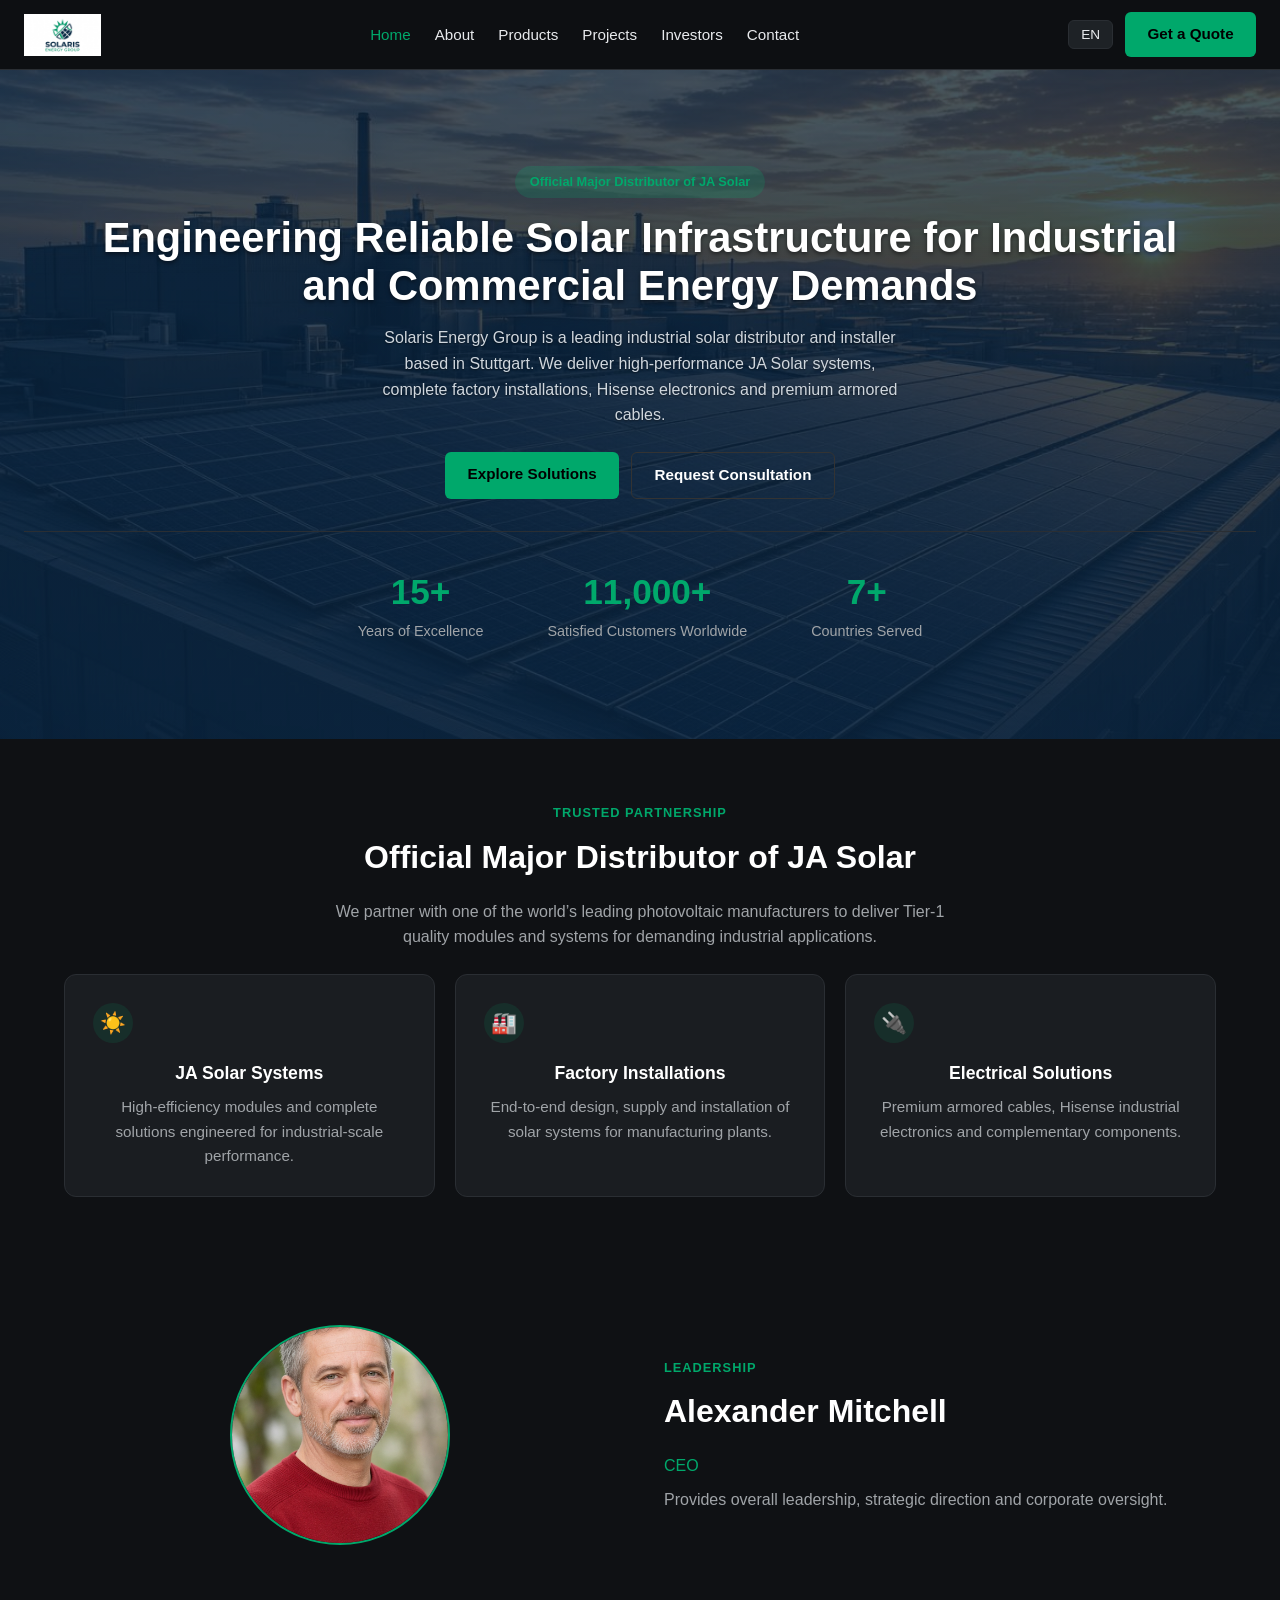
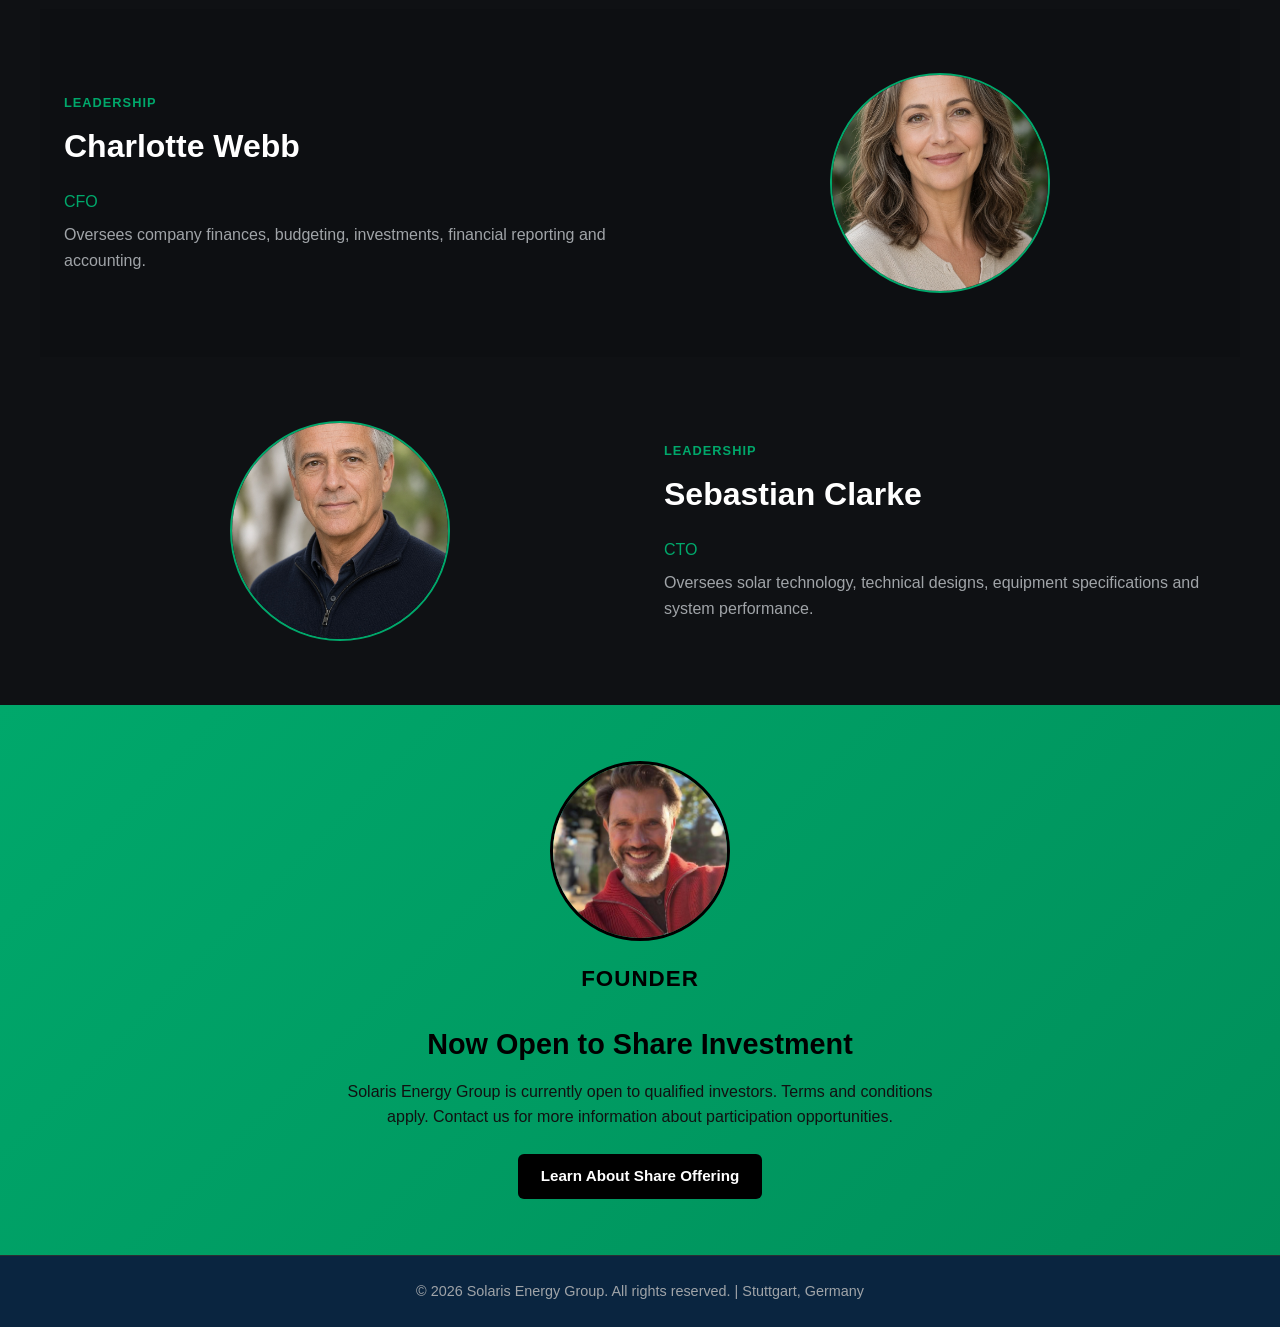
<file: index.html>
<!DOCTYPE html>
<html lang="en">
<head>
  <meta charset="UTF-8">
  <meta name="viewport" content="width=device-width, initial-scale=1.0">
  <title>Solaris Energy Group | Industrial Solar Solutions – Stuttgart</title>
  <link rel="stylesheet" href="css/style.css">
</head>
<body>
  <header>
    <nav>
      <a href="index.html" class="logo">
        <img src="1794342197899.jpg" alt="Solaris Energy Group" style="height:42px; width:auto;">
      </a>
      <button class="burger" aria-label="Menu" id="burgerBtn">☰</button>
      <ul id="navMenu">
        <li><a href="index.html" class="active">Home</a></li>
        <li><a href="about.html">About</a></li>
        <li><a href="products.html">Products</a></li>
        <li><a href="projects.html">Projects</a></li>
        <li><a href="investors.html">Investors</a></li>
        <li><a href="contact.html">Contact</a></li>
      </ul>
      <div class="nav-actions">
        <button class="lang-btn">EN</button>
        <a href="contact.html" class="btn">Get a Quote</a>
      </div>
    </nav>
  </header>

  <section class="hero">
    <div class="hero-inner" style="grid-template-columns:1fr;">
      <div style="text-align:center;">
        <span class="badge">Official Major Distributor of JA Solar</span>
        <h1>Engineering Reliable Solar Infrastructure for Industrial and Commercial Energy Demands</h1>
        <p>Solaris Energy Group is a leading industrial solar distributor and installer based in Stuttgart. We deliver high-performance JA Solar systems, complete factory installations, Hisense electronics and premium armored cables.</p>
        <div class="hero-btns" style="justify-content:center;">
          <a href="products.html" class="btn">Explore Solutions</a>
          <a href="contact.html" class="btn btn-outline">Request Consultation</a>
        </div>
      </div>
    </div>
    <div class="stats">
      <div><div class="stat-number">15+</div><div class="stat-label">Years of Excellence</div></div>
      <div><div class="stat-number">11,000+</div><div class="stat-label">Satisfied Customers Worldwide</div></div>
      <div><div class="stat-number">7+</div><div class="stat-label">Countries Served</div></div>
    </div>
  </section>

  <section class="section" style="text-align:center;">
    <div class="section-label">Trusted Partnership</div>
    <h2>Official Major Distributor of JA Solar</h2>
    <p style="color:var(--text-muted); max-width:650px; margin:0 auto 1.5rem;">We partner with one of the world’s leading photovoltaic manufacturers to deliver Tier-1 quality modules and systems for demanding industrial applications.</p>
    <div class="cards">
      <div class="card"><div class="icon">☀️</div><h3>JA Solar Systems</h3><p>High-efficiency modules and complete solutions engineered for industrial-scale performance.</p></div>
      <div class="card"><div class="icon">🏭</div><h3>Factory Installations</h3><p>End-to-end design, supply and installation of solar systems for manufacturing plants.</p></div>
      <div class="card"><div class="icon">🔌</div><h3>Electrical Solutions</h3><p>Premium armored cables, Hisense industrial electronics and complementary components.</p></div>
    </div>
  </section>

  <!-- Leadership Section 1 -->
  <section class="section" style="display:grid; grid-template-columns:1fr 1fr; gap:3rem; align-items:center;">
    <img src="leader-mature1.jpg" alt="Leadership" style="width:220px; height:220px; object-fit:cover; border-radius:50%; border:2px solid var(--emerald); margin:0 auto;">
    <div>
      <div class="section-label">LEADERSHIP</div>
      <h2>Alexander Mitchell</h2>
      <p style="color:var(--emerald); margin-bottom:0.5rem;">CEO</p>
      <p style="color:var(--text-muted);">Provides overall leadership, strategic direction and corporate oversight.</p>
    </div>
  </section>

  <!-- Leadership Section 2 -->
  <section class="section" style="display:grid; grid-template-columns:1fr 1fr; gap:3rem; align-items:center; background:#0d0f12;">
    <div>
      <div class="section-label">LEADERSHIP</div>
      <h2>Charlotte Webb</h2>
      <p style="color:var(--emerald); margin-bottom:0.5rem;">CFO</p>
      <p style="color:var(--text-muted);">Oversees company finances, budgeting, investments, financial reporting and accounting.</p>
    </div>
    <img src="leader-mature2.jpg" alt="Leadership" style="width:220px; height:220px; object-fit:cover; border-radius:50%; border:2px solid var(--emerald); margin:0 auto;">
  </section>

  <!-- Leadership Section 3 -->
  <section class="section" style="display:grid; grid-template-columns:1fr 1fr; gap:3rem; align-items:center;">
    <img src="leader-mature3.jpg" alt="Leadership" style="width:220px; height:220px; object-fit:cover; border-radius:50%; border:2px solid var(--emerald); margin:0 auto;">
    <div>
      <div class="section-label">LEADERSHIP</div>
      <h2>Sebastian Clarke</h2>
      <p style="color:var(--emerald); margin-bottom:0.5rem;">CTO</p>
      <p style="color:var(--text-muted);">Oversees solar technology, technical designs, equipment specifications and system performance.</p>
    </div>
  </section>

  <section class="invest-banner">
    <div style="text-align:center; margin-bottom:1.5rem;">
      <img src="featured-leader.jpg" alt="Founder" style="width:180px; height:180px; object-fit:cover; border-radius:50%; border:3px solid #000;">
      <p style="margin-top:0.75rem; font-size:1.4rem; font-weight:700; letter-spacing:1px; color:#000;"><strong>FOUNDER</strong></p>
    </div>
    <h2>Now Open to Share Investment</h2>
    <p>Solaris Energy Group is currently open to qualified investors. Terms and conditions apply. Contact us for more information about participation opportunities.</p>
    <a href="investors.html" class="btn" style="background:#000; color:#fff;">Learn About Share Offering</a>
  </section>

  <footer>
    <p>&copy; 2026 Solaris Energy Group. All rights reserved. | Stuttgart, Germany</p>
  </footer>

  <script>
    const burgerBtn = document.getElementById('burgerBtn');
    const navMenu = document.getElementById('navMenu');

    burgerBtn.addEventListener('click', () => {
      navMenu.classList.toggle('open');
      burgerBtn.textContent = navMenu.classList.contains('open') ? '✕' : '☰';
    });

    document.querySelectorAll('#navMenu a').forEach(a => {
      a.addEventListener('click', () => {
        navMenu.classList.remove('open');
        burgerBtn.textContent = '☰';
      });
    });
  </script>
</body>
</html>
</file>
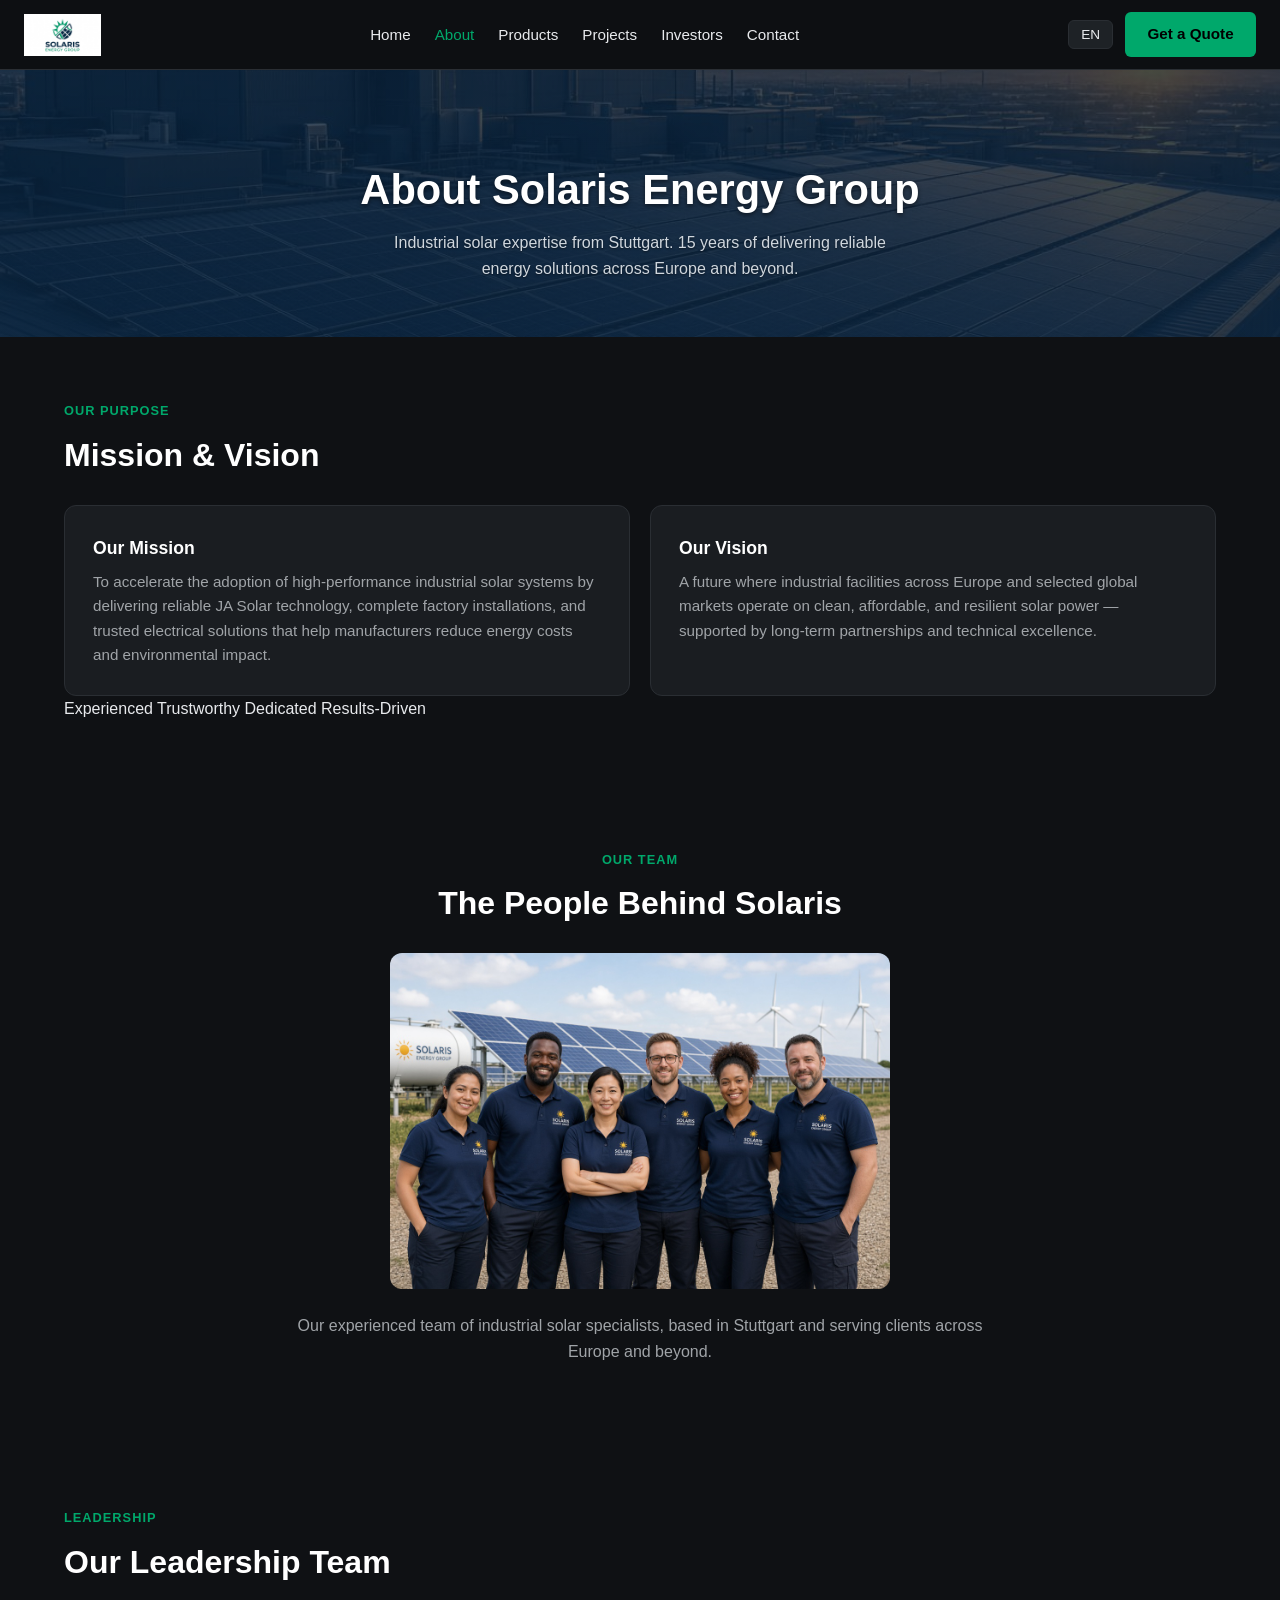
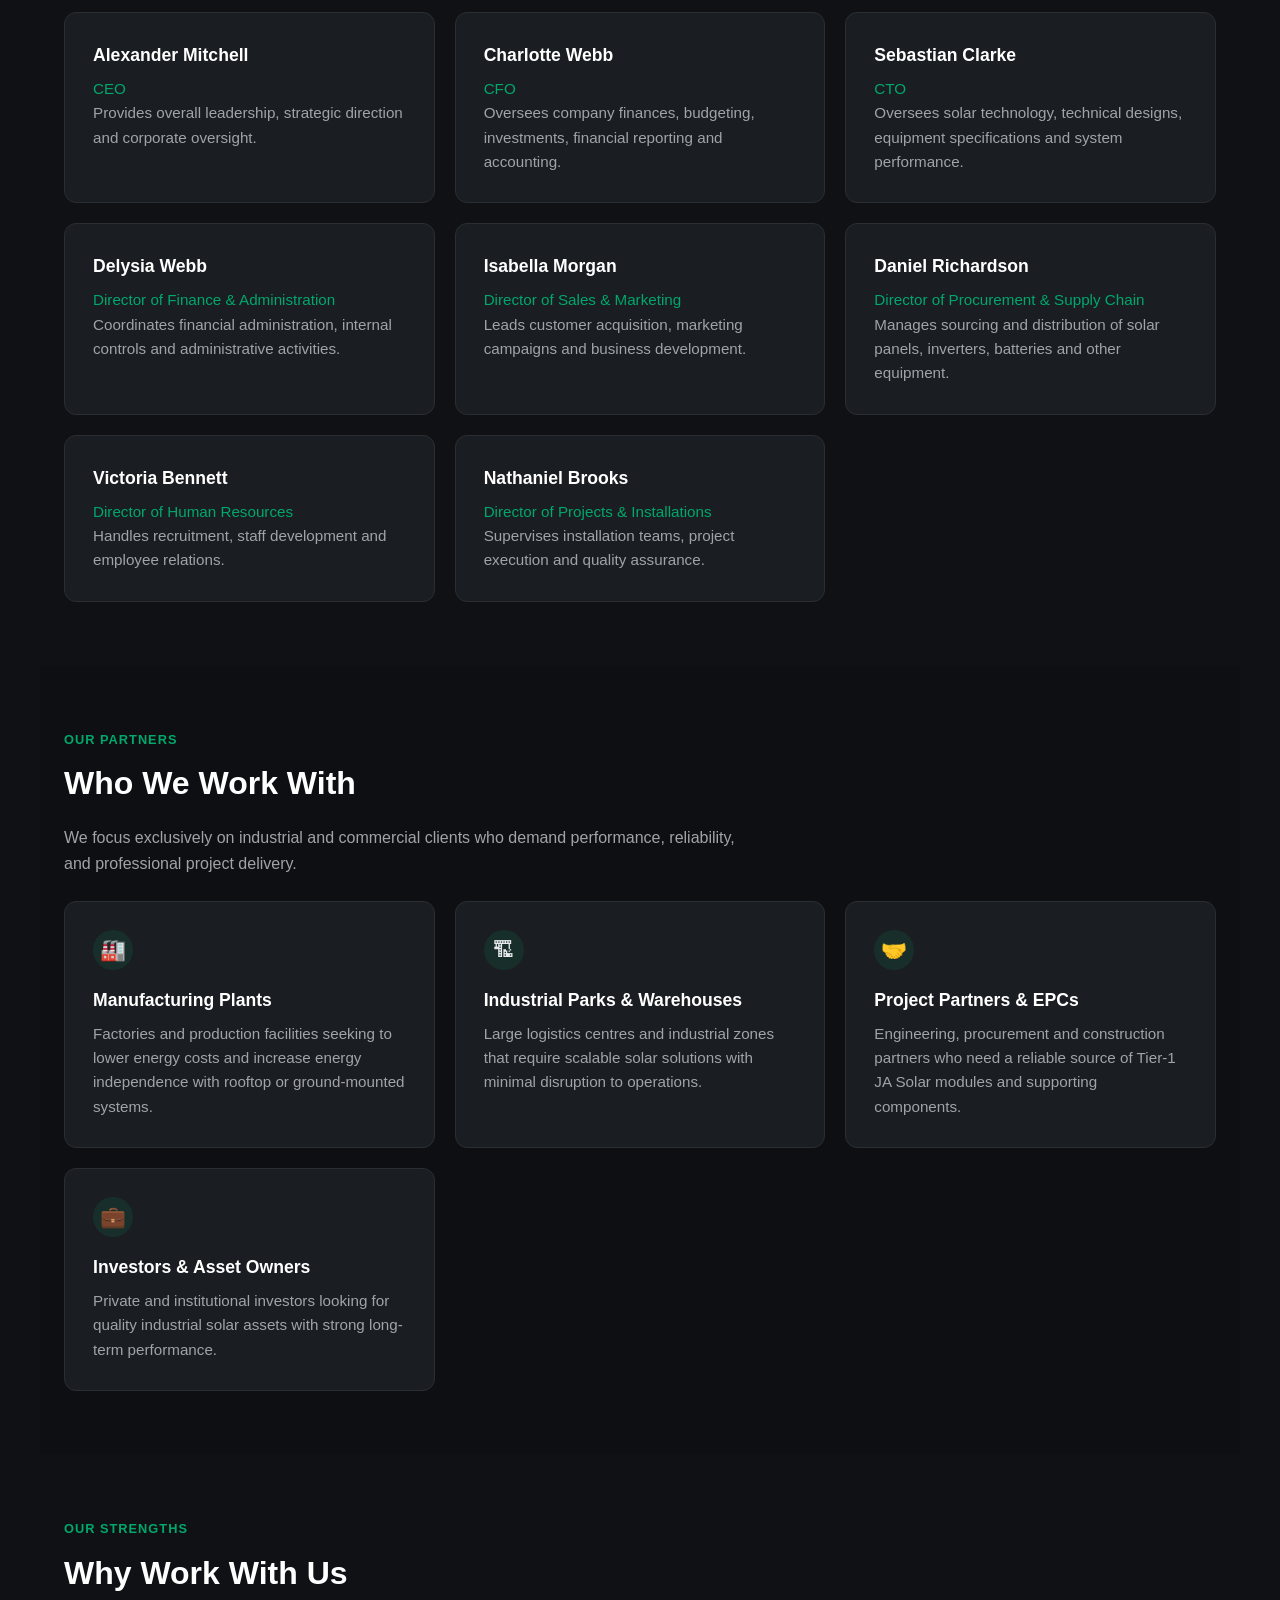
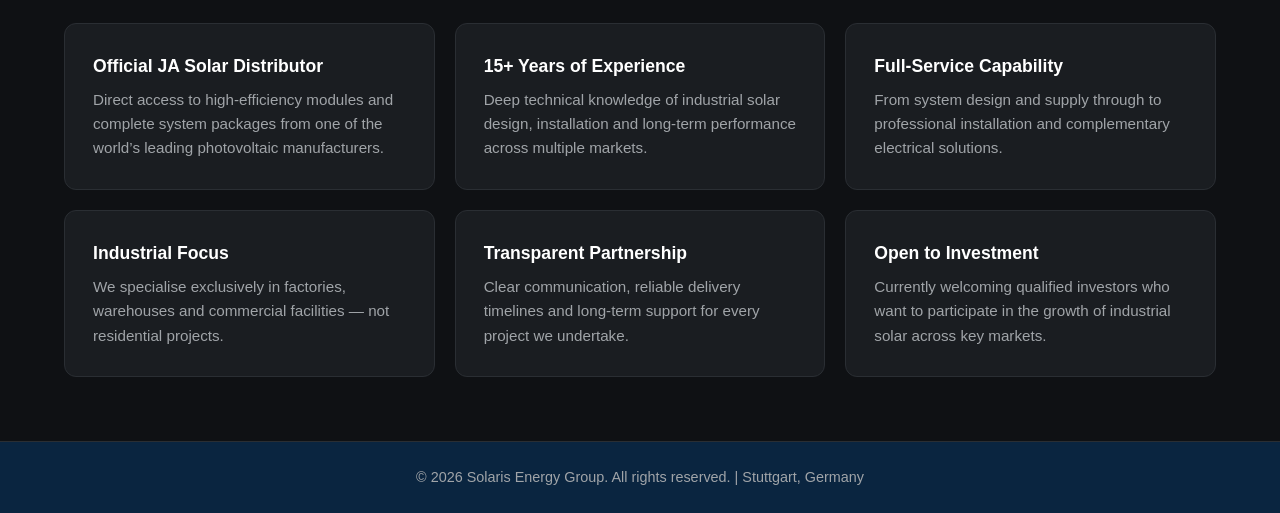
<file: about.html>
<!DOCTYPE html>
<html lang="en">
<head>
  <meta charset="UTF-8">
  <meta name="viewport" content="width=device-width, initial-scale=1.0">
  <title>About Us | Solaris Energy Group</title>
  <link rel="stylesheet" href="css/style.css">
</head>
<body>
  <header>
    <nav>
      <a href="index.html" class="logo">
        <img src="1794342197899.jpg" alt="Solaris Energy Group" style="height:42px; width:auto;">
      </a>
      <button class="burger" aria-label="Menu" id="burgerBtn">☰</button>
      <ul id="navMenu">
        <li><a href="index.html">Home</a></li>
        <li><a href="about.html" class="active">About</a></li>
        <li><a href="products.html">Products</a></li>
        <li><a href="projects.html">Projects</a></li>
        <li><a href="investors.html">Investors</a></li>
        <li><a href="contact.html">Contact</a></li>
      </ul>
      <div class="nav-actions">
        <button class="lang-btn">EN</button>
        <a href="contact.html" class="btn">Get a Quote</a>
      </div>
    </nav>
  </header>

  <section class="hero" style="padding-bottom:2rem;">
    <div style="max-width:800px; margin:0 auto; text-align:center;">
      <h1>About Solaris Energy Group</h1>
      <p>Industrial solar expertise from Stuttgart. 15 years of delivering reliable energy solutions across Europe and beyond.</p>
    </div>
  </section>

  <section class="section">
    <div class="section-label">OUR PURPOSE</div>
    <h2>Mission & Vision</h2>
    <div class="cards">
      <div class="card">
        <h3>Our Mission</h3>
        <p>To accelerate the adoption of high-performance industrial solar systems by delivering reliable JA Solar technology, complete factory installations, and trusted electrical solutions that help manufacturers reduce energy costs and environmental impact.</p>
      </div>
      <div class="card">
        <h3>Our Vision</h3>
        <p>A future where industrial facilities across Europe and selected global markets operate on clean, affordable, and resilient solar power — supported by long-term partnerships and technical excellence.</p>
      </div>
    </div>
    <div class="pills">
      <span class="pill">Experienced</span>
      <span class="pill">Trustworthy</span>
      <span class="pill">Dedicated</span>
      <span class="pill">Results-Driven</span>
    </div>
  </section>

  <section class="section" style="text-align:center;">
    <div class="section-label">OUR TEAM</div>
    <h2>The People Behind Solaris</h2>
    <img src="grok_1795259240494.jpg" alt="Solaris Energy Group Team" style="width:100%; max-width:500px; border-radius:12px; margin:1.5rem auto; display:block;">
    <p style="color:var(--text-muted); max-width:700px; margin:1rem auto;">Our experienced team of industrial solar specialists, based in Stuttgart and serving clients across Europe and beyond.</p>
  </section>

  <section class="section">
    <div class="section-label">LEADERSHIP</div>
    <h2>Our Leadership Team</h2>
    <div class="cards">
      <div class="card"><h3>Alexander Mitchell</h3><p style="color:var(--emerald);">CEO</p><p>Provides overall leadership, strategic direction and corporate oversight.</p></div>
      <div class="card"><h3>Charlotte Webb</h3><p style="color:var(--emerald);">CFO</p><p>Oversees company finances, budgeting, investments, financial reporting and accounting.</p></div>
      <div class="card"><h3>Sebastian Clarke</h3><p style="color:var(--emerald);">CTO</p><p>Oversees solar technology, technical designs, equipment specifications and system performance.</p></div>
      <div class="card"><h3>Delysia Webb</h3><p style="color:var(--emerald);">Director of Finance & Administration</p><p>Coordinates financial administration, internal controls and administrative activities.</p></div>
      <div class="card"><h3>Isabella Morgan</h3><p style="color:var(--emerald);">Director of Sales & Marketing</p><p>Leads customer acquisition, marketing campaigns and business development.</p></div>
      <div class="card"><h3>Daniel Richardson</h3><p style="color:var(--emerald);">Director of Procurement & Supply Chain</p><p>Manages sourcing and distribution of solar panels, inverters, batteries and other equipment.</p></div>
      <div class="card"><h3>Victoria Bennett</h3><p style="color:var(--emerald);">Director of Human Resources</p><p>Handles recruitment, staff development and employee relations.</p></div>
      <div class="card"><h3>Nathaniel Brooks</h3><p style="color:var(--emerald);">Director of Projects & Installations</p><p>Supervises installation teams, project execution and quality assurance.</p></div>
    </div>
  </section>

  <section class="section" style="background:#0d0f12;">
    <div class="section-label">OUR PARTNERS</div>
    <h2>Who We Work With</h2>
    <p style="color:var(--text-muted); max-width:700px; margin-bottom:1.5rem;">We focus exclusively on industrial and commercial clients who demand performance, reliability, and professional project delivery.</p>
    <div class="cards">
      <div class="card"><div class="icon">🏭</div><h3>Manufacturing Plants</h3><p>Factories and production facilities seeking to lower energy costs and increase energy independence with rooftop or ground-mounted systems.</p></div>
      <div class="card"><div class="icon">🏗</div><h3>Industrial Parks & Warehouses</h3><p>Large logistics centres and industrial zones that require scalable solar solutions with minimal disruption to operations.</p></div>
      <div class="card"><div class="icon">🤝</div><h3>Project Partners & EPCs</h3><p>Engineering, procurement and construction partners who need a reliable source of Tier-1 JA Solar modules and supporting components.</p></div>
      <div class="card"><div class="icon">💼</div><h3>Investors & Asset Owners</h3><p>Private and institutional investors looking for quality industrial solar assets with strong long-term performance.</p></div>
    </div>
  </section>

  <section class="section">
    <div class="section-label">OUR STRENGTHS</div>
    <h2>Why Work With Us</h2>
    <div class="cards">
      <div class="card"><h3>Official JA Solar Distributor</h3><p>Direct access to high-efficiency modules and complete system packages from one of the world’s leading photovoltaic manufacturers.</p></div>
      <div class="card"><h3>15+ Years of Experience</h3><p>Deep technical knowledge of industrial solar design, installation and long-term performance across multiple markets.</p></div>
      <div class="card"><h3>Full-Service Capability</h3><p>From system design and supply through to professional installation and complementary electrical solutions.</p></div>
      <div class="card"><h3>Industrial Focus</h3><p>We specialise exclusively in factories, warehouses and commercial facilities — not residential projects.</p></div>
      <div class="card"><h3>Transparent Partnership</h3><p>Clear communication, reliable delivery timelines and long-term support for every project we undertake.</p></div>
      <div class="card"><h3>Open to Investment</h3><p>Currently welcoming qualified investors who want to participate in the growth of industrial solar across key markets.</p></div>
    </div>
  </section>

  <footer>
    <p>&copy; 2026 Solaris Energy Group. All rights reserved. | Stuttgart, Germany</p>
  </footer>

  <script>
    const burgerBtn = document.getElementById('burgerBtn');
    const navMenu = document.getElementById('navMenu');

    burgerBtn.addEventListener('click', () => {
      navMenu.classList.toggle('open');
      burgerBtn.textContent = navMenu.classList.contains('open') ? '✕' : '☰';
    });

    document.querySelectorAll('#navMenu a').forEach(a => {
      a.addEventListener('click', () => {
        navMenu.classList.remove('open');
        burgerBtn.textContent = '☰';
      });
    });
  </script>
</body>
</html>
</file>
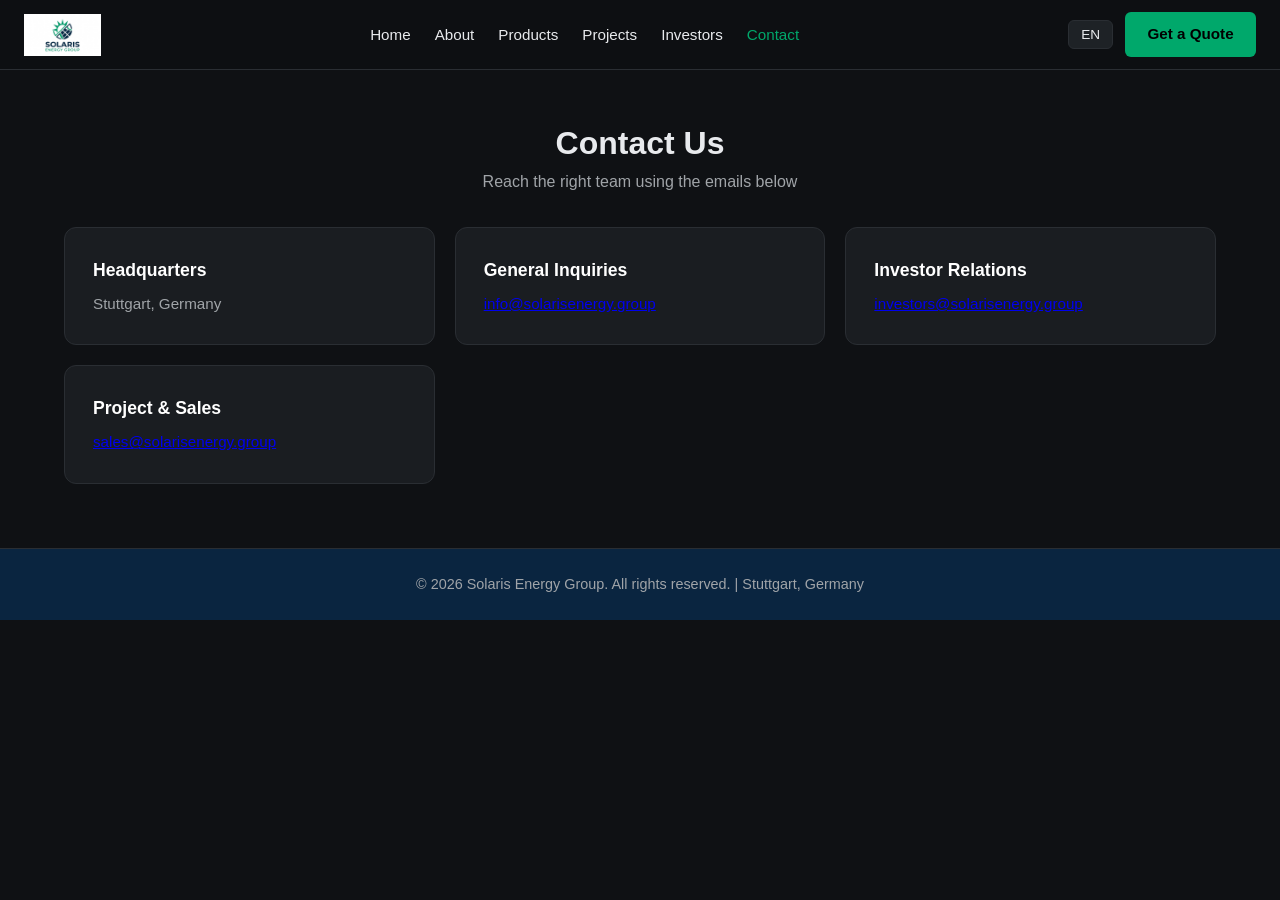
<file: contact.html>
<!DOCTYPE html>
<html lang="en">
<head>
  <meta charset="UTF-8">
  <meta name="viewport" content="width=device-width, initial-scale=1.0">
  <title>Contact Us | Solaris Energy Group</title>
  <link rel="stylesheet" href="css/style.css">
</head>
<body>
  <header>
    <nav>
      <a href="index.html" class="logo">
        <img src="1794342197899.jpg" alt="Solaris Energy Group" style="height:42px; width:auto;">
      </a>
      <button class="burger" aria-label="Menu" id="burgerBtn">☰</button>
      <ul id="navMenu">
        <li><a href="index.html">Home</a></li>
        <li><a href="about.html">About</a></li>
        <li><a href="products.html">Products</a></li>
        <li><a href="projects.html">Projects</a></li>
        <li><a href="investors.html">Investors</a></li>
        <li><a href="contact.html" class="active">Contact</a></li>
      </ul>
      <div class="nav-actions">
        <button class="lang-btn">EN</button>
        <a href="contact.html" class="btn">Get a Quote</a>
      </div>
    </nav>
  </header>

  <div class="section" style="padding-top: 3rem;">
    <h1 class="section-title" style="text-align:center;">Contact Us</h1>
    <p style="text-align:center; color:var(--text-muted); margin-bottom:2rem;">Reach the right team using the emails below</p>

    <div class="cards">
      <div class="card">
        <h3>Headquarters</h3>
        <p>Stuttgart, Germany</p>
      </div>
      <div class="card">
        <h3>General Inquiries</h3>
        <p><a href="mailto:info@solarisenergy.group">info@solarisenergy.group</a></p>
      </div>
      <div class="card">
        <h3>Investor Relations</h3>
        <p><a href="mailto:investors@solarisenergy.group">investors@solarisenergy.group</a></p>
      </div>
      <div class="card">
        <h3>Project & Sales</h3>
        <p><a href="mailto:sales@solarisenergy.group">sales@solarisenergy.group</a></p>
      </div>
    </div>
  </div>

  <footer>
    <p>&copy; 2026 Solaris Energy Group. All rights reserved. | Stuttgart, Germany</p>
  </footer>

  <script>
    const burgerBtn = document.getElementById('burgerBtn');
    const navMenu = document.getElementById('navMenu');

    burgerBtn.addEventListener('click', () => {
      navMenu.classList.toggle('open');
      burgerBtn.textContent = navMenu.classList.contains('open') ? '✕' : '☰';
    });

    document.querySelectorAll('#navMenu a').forEach(a => {
      a.addEventListener('click', () => {
        navMenu.classList.remove('open');
        burgerBtn.textContent = '☰';
      });
    });
  </script>
</body>
</html>
</file>
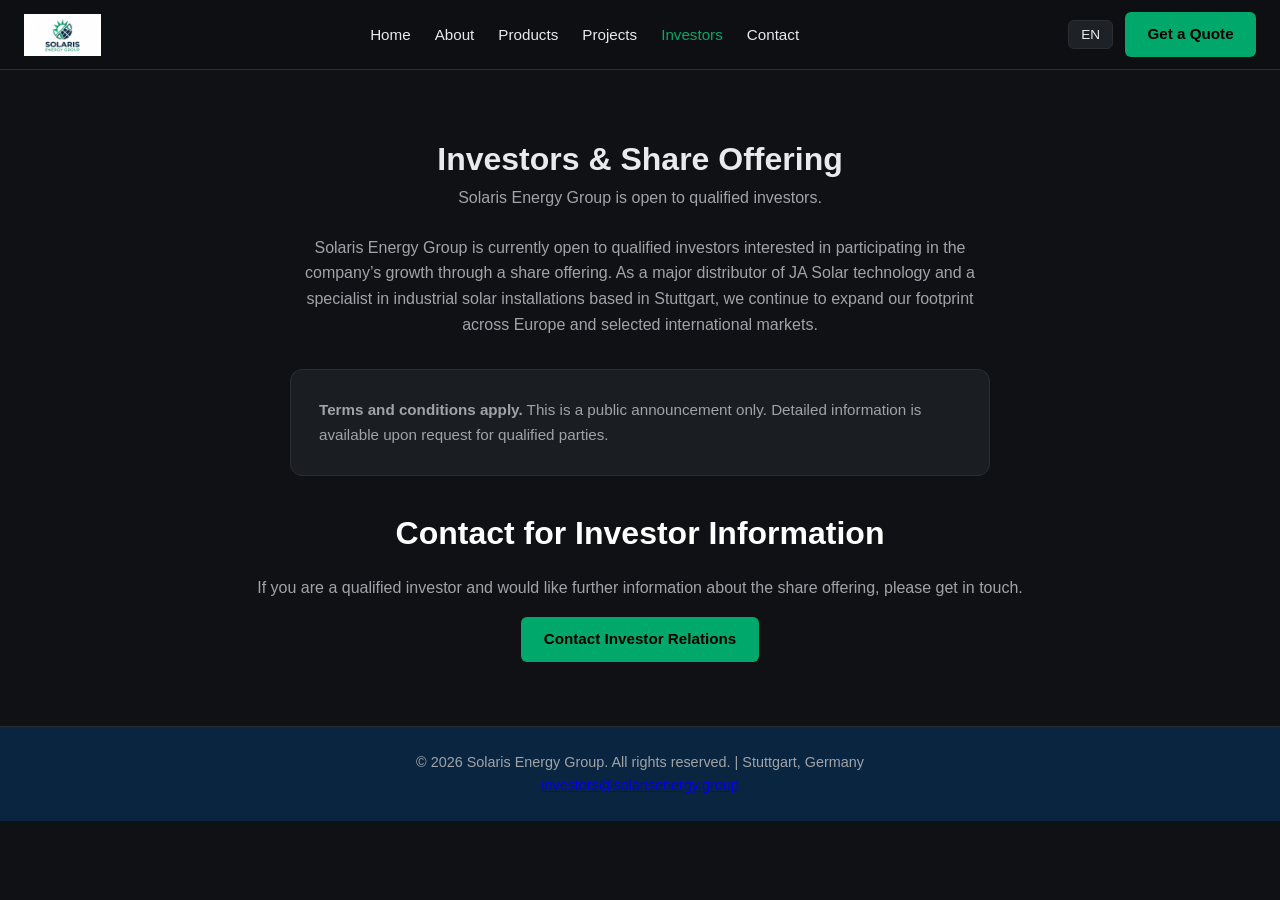
<file: investors.html>
<!DOCTYPE html>
<html lang="en">
<head>
  <meta charset="UTF-8">
  <meta name="viewport" content="width=device-width, initial-scale=1.0">
  <title>Investors & Share Offering | Solaris Energy Group</title>
  <link rel="stylesheet" href="css/style.css">
</head>
<body>
  <header>
    <nav>
      <a href="index.html" class="logo">
        <img src="1794342197899.jpg" alt="Solaris Energy Group" style="height:42px; width:auto;">
      </a>
      <button class="burger" aria-label="Menu" id="burgerBtn">☰</button>
      <ul id="navMenu">
        <li><a href="index.html">Home</a></li>
        <li><a href="about.html">About</a></li>
        <li><a href="products.html">Products</a></li>
        <li><a href="projects.html">Projects</a></li>
        <li><a href="investors.html" class="active">Investors</a></li>
        <li><a href="contact.html">Contact</a></li>
      </ul>
      <div class="nav-actions">
        <button class="lang-btn">EN</button>
        <a href="contact.html" class="btn">Get a Quote</a>
      </div>
    </nav>
  </header>

  <div class="section">
    <h1 class="section-title" style="text-align:center;">Investors & Share Offering</h1>
    <p style="text-align:center; max-width:700px; margin:0 auto 1.5rem; color:var(--text-muted);">Solaris Energy Group is open to qualified investors.</p>
    <p style="text-align:center; max-width:700px; margin:0 auto 2rem; color:var(--text-muted);">Solaris Energy Group is currently open to qualified investors interested in participating in the company’s growth through a share offering. As a major distributor of JA Solar technology and a specialist in industrial solar installations based in Stuttgart, we continue to expand our footprint across Europe and selected international markets.</p>

    <div class="card" style="max-width:700px; margin:2rem auto;">
      <p><strong>Terms and conditions apply.</strong> This is a public announcement only. Detailed information is available upon request for qualified parties.</p>
    </div>

    <div style="text-align:center; margin-top:2rem;">
      <h2 class="section-title">Contact for Investor Information</h2>
      <p style="color:var(--text-muted);">If you are a qualified investor and would like further information about the share offering, please get in touch.</p>
      <a href="mailto:investors@solarisenergy.group" class="btn" style="margin-top:1rem;">Contact Investor Relations</a>
    </div>
  </div>

  <footer>
    <p>&copy; 2026 Solaris Energy Group. All rights reserved. | Stuttgart, Germany</p>
    <p><a href="mailto:investors@solarisenergy.group">investors@solarisenergy.group</a></p>
  </footer>

  <script>
    const burgerBtn = document.getElementById('burgerBtn');
    const navMenu = document.getElementById('navMenu');

    burgerBtn.addEventListener('click', () => {
      navMenu.classList.toggle('open');
      burgerBtn.textContent = navMenu.classList.contains('open') ? '✕' : '☰';
    });

    document.querySelectorAll('#navMenu a').forEach(a => {
      a.addEventListener('click', () => {
        navMenu.classList.remove('open');
        burgerBtn.textContent = '☰';
      });
    });
  </script>
</body>
</html>
</file>
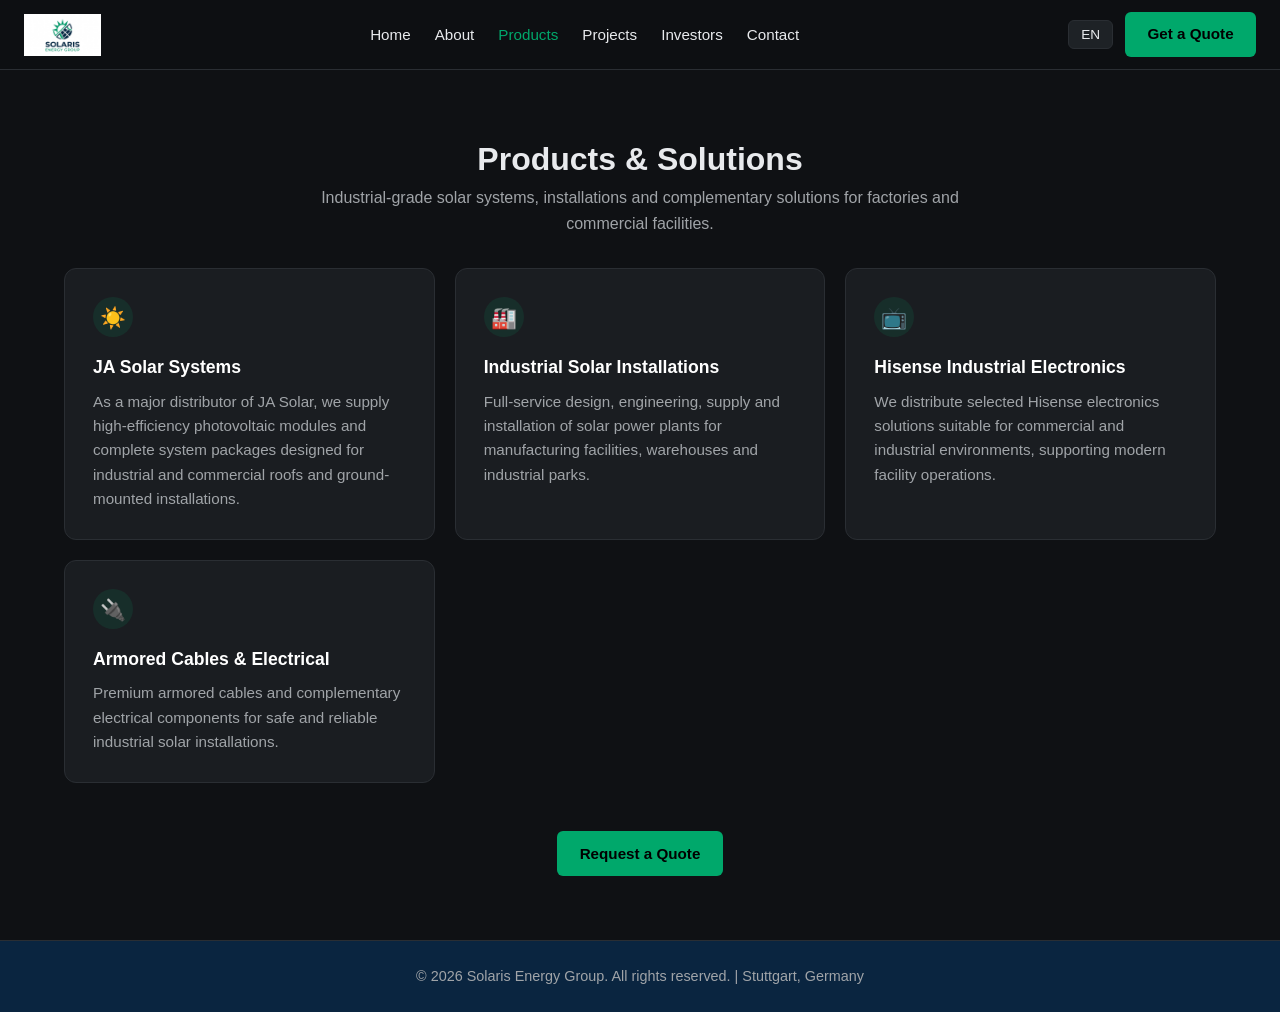
<file: products.html>
<!DOCTYPE html>
<html lang="en">
<head>
  <meta charset="UTF-8">
  <meta name="viewport" content="width=device-width, initial-scale=1.0">
  <title>Products & Solutions | Solaris Energy Group</title>
  <link rel="stylesheet" href="css/style.css">
</head>
<body>
  <header>
    <nav>
      <a href="index.html" class="logo">
        <img src="1794342197899.jpg" alt="Solaris Energy Group" style="height:42px; width:auto;">
      </a>
      <button class="burger" aria-label="Menu" id="burgerBtn">☰</button>
      <ul id="navMenu">
        <li><a href="index.html">Home</a></li>
        <li><a href="about.html">About</a></li>
        <li><a href="products.html" class="active">Products</a></li>
        <li><a href="projects.html">Projects</a></li>
        <li><a href="investors.html">Investors</a></li>
        <li><a href="contact.html">Contact</a></li>
      </ul>
      <div class="nav-actions">
        <button class="lang-btn">EN</button>
        <a href="contact.html" class="btn">Get a Quote</a>
      </div>
    </nav>
  </header>

  <div class="section">
    <h1 class="section-title" style="text-align:center;">Products & Solutions</h1>
    <p style="text-align:center; max-width:700px; margin:0 auto 2rem; color:var(--text-muted);">Industrial-grade solar systems, installations and complementary solutions for factories and commercial facilities.</p>

    <div class="cards">
      <div class="card">
        <div class="icon">☀️</div>
        <h3>JA Solar Systems</h3>
        <p>As a major distributor of JA Solar, we supply high-efficiency photovoltaic modules and complete system packages designed for industrial and commercial roofs and ground-mounted installations.</p>
      </div>
      <div class="card">
        <div class="icon">🏭</div>
        <h3>Industrial Solar Installations</h3>
        <p>Full-service design, engineering, supply and installation of solar power plants for manufacturing facilities, warehouses and industrial parks.</p>
      </div>
      <div class="card">
        <div class="icon">📺</div>
        <h3>Hisense Industrial Electronics</h3>
        <p>We distribute selected Hisense electronics solutions suitable for commercial and industrial environments, supporting modern facility operations.</p>
      </div>
      <div class="card">
        <div class="icon">🔌</div>
        <h3>Armored Cables & Electrical</h3>
        <p>Premium armored cables and complementary electrical components for safe and reliable industrial solar installations.</p>
      </div>
    </div>

    <div style="text-align:center; margin-top:3rem;">
      <a href="contact.html" class="btn">Request a Quote</a>
    </div>
  </div>

  <footer>
    <p>&copy; 2026 Solaris Energy Group. All rights reserved. | Stuttgart, Germany</p>
  </footer>

  <script>
    const burgerBtn = document.getElementById('burgerBtn');
    const navMenu = document.getElementById('navMenu');

    burgerBtn.addEventListener('click', () => {
      navMenu.classList.toggle('open');
      burgerBtn.textContent = navMenu.classList.contains('open') ? '✕' : '☰';
    });

    document.querySelectorAll('#navMenu a').forEach(a => {
      a.addEventListener('click', () => {
        navMenu.classList.remove('open');
        burgerBtn.textContent = '☰';
      });
    });
  </script>
</body>
</html>
</file>
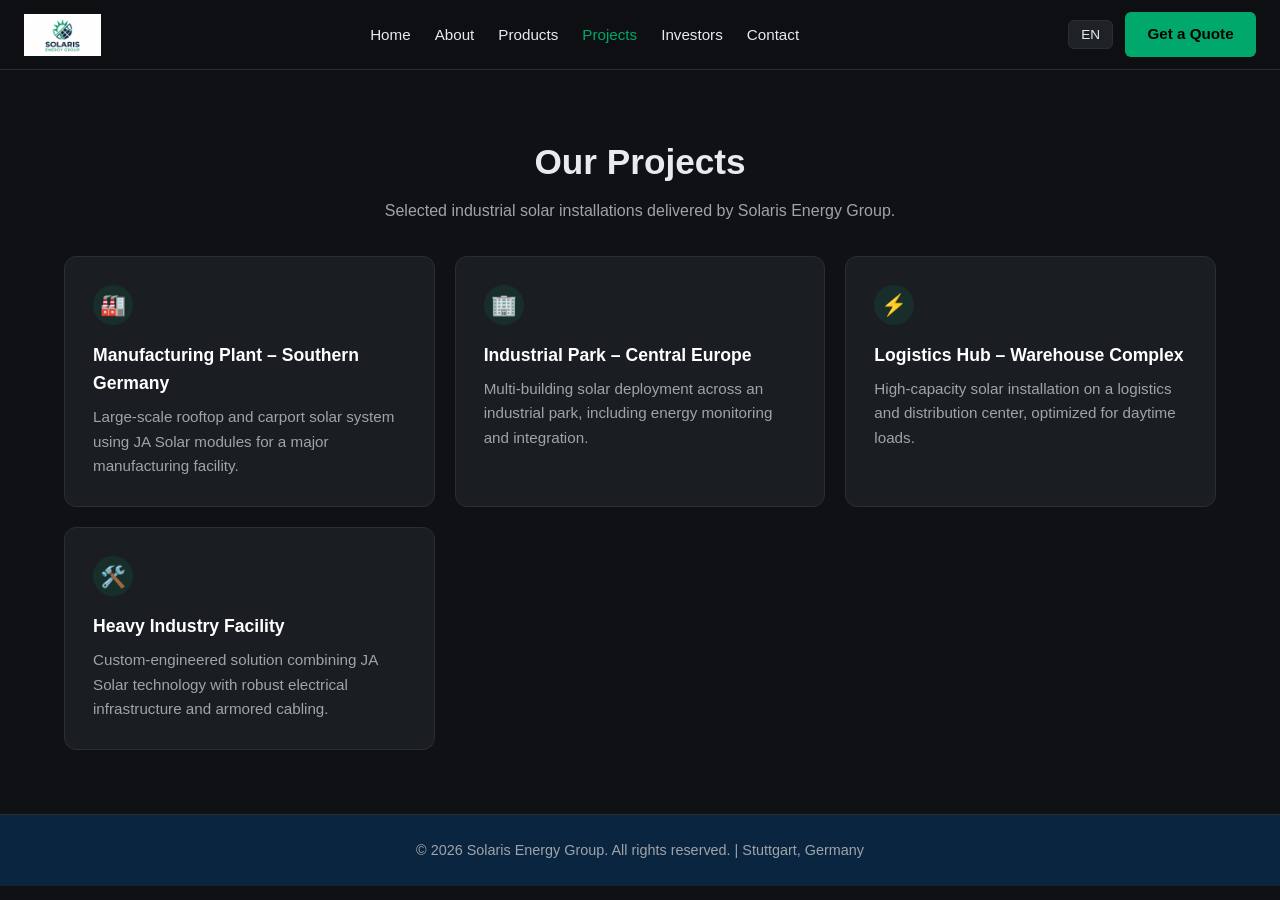
<file: projects.html>
<!DOCTYPE html>
<html lang="en">
<head>
  <meta charset="UTF-8">
  <meta name="viewport" content="width=device-width, initial-scale=1.0">
  <title>Our Projects | Solaris Energy Group</title>
  <link rel="stylesheet" href="css/style.css">
</head>
<body>
  <header>
    <nav>
      <a href="index.html" class="logo">
        <img src="1794342197899.jpg" alt="Solaris Energy Group" style="height:42px; width:auto;">
      </a>
      <button class="burger" aria-label="Menu" id="burgerBtn">☰</button>
      <ul id="navMenu">
        <li><a href="index.html">Home</a></li>
        <li><a href="about.html">About</a></li>
        <li><a href="products.html">Products</a></li>
        <li><a href="projects.html" class="active">Projects</a></li>
        <li><a href="investors.html">Investors</a></li>
        <li><a href="contact.html">Contact</a></li>
      </ul>
      <div class="nav-actions">
        <button class="lang-btn">EN</button>
        <a href="contact.html" class="btn">Get a Quote</a>
      </div>
    </nav>
  </header>

  <div class="section">
    <h1 style="font-size:2.2rem; margin-bottom:0.5rem; text-align:center;">Our Projects</h1>
    <p style="color:var(--text-muted); margin-bottom:2rem; text-align:center;">Selected industrial solar installations delivered by Solaris Energy Group.</p>

    <div class="cards">
      <div class="card"><div class="icon">🏭</div><h3>Manufacturing Plant – Southern Germany</h3><p>Large-scale rooftop and carport solar system using JA Solar modules for a major manufacturing facility.</p></div>
      <div class="card"><div class="icon">🏢</div><h3>Industrial Park – Central Europe</h3><p>Multi-building solar deployment across an industrial park, including energy monitoring and integration.</p></div>
      <div class="card"><div class="icon">⚡</div><h3>Logistics Hub – Warehouse Complex</h3><p>High-capacity solar installation on a logistics and distribution center, optimized for daytime loads.</p></div>
      <div class="card"><div class="icon">🛠️</div><h3>Heavy Industry Facility</h3><p>Custom-engineered solution combining JA Solar technology with robust electrical infrastructure and armored cabling.</p></div>
    </div>
  </div>

  <footer>
    <p>© 2026 Solaris Energy Group. All rights reserved. | Stuttgart, Germany</p>
  </footer>

  <script>
    const burgerBtn = document.getElementById('burgerBtn');
    const navMenu = document.getElementById('navMenu');

    burgerBtn.addEventListener('click', () => {
      navMenu.classList.toggle('open');
      burgerBtn.textContent = navMenu.classList.contains('open') ? '✕' : '☰';
    });

    document.querySelectorAll('#navMenu a').forEach(a => {
      a.addEventListener('click', () => {
        navMenu.classList.remove('open');
        burgerBtn.textContent = '☰';
      });
    });
  </script>
</body>
</html>
</file>
<file: css/style.css>
/* Solaris Energy Group – Dark Professional Theme with Brand Colors */
:root {
  --bg: #0f1114;
  --bg-card: #1a1d21;
  --navy: #0A2540;
  --navy-dark: #061a2e;
  --emerald: #00A86B;
  --emerald-bright: #00c853;
  --white: #ffffff;
  --text: #e8eaed;
  --text-muted: #a0a4a8;
  --border: #2a2e33;
}

* { margin: 0; padding: 0; box-sizing: border-box; }

body {
  font-family: -apple-system, BlinkMacSystemFont, "Segoe UI", Roboto, Helvetica, Arial, sans-serif;
  background: var(--bg);
  color: var(--text);
  line-height: 1.6;
}

header {
  background: #0d0f12;
  border-bottom: 1px solid var(--border);
  position: sticky;
  top: 0;
  z-index: 100;
  padding: 0.75rem 0;
}

nav {
  max-width: 1280px;
  margin: 0 auto;
  display: flex;
  align-items: center;
  justify-content: space-between;
  padding: 0 1.5rem;
  gap: 1rem;
  position: relative;
}

.logo {
  display: flex;
  align-items: center;
  gap: 0.6rem;
  font-weight: 700;
  font-size: 0.95rem;
  letter-spacing: 0.3px;
  text-decoration: none;
  color: var(--white);
}

.burger {
  display: none;
  background: none;
  border: none;
  color: var(--emerald);
  font-size: 1.8rem;
  cursor: pointer;
  padding: 0.25rem;
}

nav ul {
  display: flex;
  list-style: none;
  gap: 1.5rem;
  align-items: center;
}

nav a {
  color: var(--text);
  text-decoration: none;
  font-size: 0.95rem;
  font-weight: 500;
}

nav a:hover, nav a.active { color: var(--emerald); }

.nav-actions { display: flex; align-items: center; gap: 0.75rem; }

.lang-btn {
  background: #1e2226;
  color: var(--text);
  border: 1px solid var(--border);
  padding: 0.4rem 0.75rem;
  border-radius: 6px;
  font-size: 0.85rem;
  cursor: pointer;
}

.btn {
  display: inline-block;
  background: var(--emerald);
  color: #000;
  padding: 0.65rem 1.4rem;
  border-radius: 6px;
  text-decoration: none;
  font-weight: 600;
  font-size: 0.95rem;
  border: none;
  cursor: pointer;
}

.btn:hover { background: var(--emerald-bright); }

.btn-outline {
  background: transparent;
  color: var(--white);
  border: 1px solid #333;
}

.hero {
  background: linear-gradient(rgba(10, 37, 64, 0.75), rgba(10, 37, 64, 0.85)), url('../1000163842.jpg') center/cover no-repeat;
  padding: 6rem 1.5rem 4rem;
  text-align: center;
  position: relative;
}

.hero-inner {
  max-width: 1100px;
  margin: 0 auto;
  display: grid;
  grid-template-columns: 1fr;
  gap: 2rem;
  align-items: center;
  text-align: center;
  position: relative;
  z-index: 1;
}

.badge {
  display: inline-block;
  background: rgba(0, 168, 107, 0.2);
  color: var(--emerald);
  padding: 0.35rem 0.9rem;
  border-radius: 20px;
  font-size: 0.8rem;
  font-weight: 600;
  margin-bottom: 1rem;
}

.hero h1 {
  font-size: 2.6rem;
  line-height: 1.15;
  margin-bottom: 1rem;
  color: var(--white);
  text-shadow: 0 2px 4px rgba(0,0,0,0.5);
}

.hero p { color: #d0d7de; margin-bottom: 1.5rem; max-width: 520px; margin-left: auto; margin-right: auto; text-shadow: 0 1px 2px rgba(0,0,0,0.5); }

.hero-btns { display: flex; gap: 0.75rem; flex-wrap: wrap; justify-content: center; }

.stats {
  display: flex;
  justify-content: center;
  gap: 4rem;
  padding: 2rem 1rem;
  border-top: 1px solid var(--border);
  margin-top: 2rem;
}

.stat-number { font-size: 2.2rem; font-weight: 700; color: var(--emerald); }
.stat-label { font-size: 0.9rem; color: var(--text-muted); }

.section {
  max-width: 1200px;
  margin: 0 auto;
  padding: 4rem 1.5rem;
}

.section-label {
  color: var(--emerald);
  font-size: 0.8rem;
  font-weight: 600;
  letter-spacing: 1px;
  text-transform: uppercase;
  margin-bottom: 0.5rem;
}

.section h2 {
  font-size: 2rem;
  margin-bottom: 1rem;
  color: var(--white);
}

.cards {
  display: grid;
  grid-template-columns: repeat(auto-fit, minmax(280px, 1fr));
  gap: 1.25rem;
  margin-top: 1.5rem;
}

.card {
  background: var(--bg-card);
  border: 1px solid var(--border);
  border-radius: 12px;
  padding: 1.75rem;
}

.card h3 { color: var(--white); margin-bottom: 0.5rem; font-size: 1.1rem; }
.card p { color: var(--text-muted); font-size: 0.95rem; }

.icon {
  width: 40px;
  height: 40px;
  background: rgba(0, 168, 107, 0.12);
  border-radius: 50%;
  display: flex;
  align-items: center;
  justify-content: center;
  margin-bottom: 1rem;
  font-size: 1.3rem;
}

.invest-banner {
  background: linear-gradient(135deg, var(--emerald) 0%, #008f5a 100%);
  color: #000;
  text-align: center;
  padding: 3.5rem 1.5rem;
}

.invest-banner h2 { color: #000; font-size: 1.8rem; margin-bottom: 0.75rem; }
.invest-banner p { color: #111; max-width: 600px; margin: 0 auto 1.5rem; }

footer {
  background: var(--navy);
  color: var(--text-muted);
  text-align: center;
  padding: 1.5rem;
  font-size: 0.9rem;
  border-top: 1px solid var(--border);
}

@media (max-width: 900px) {
  .burger { display: block; }
  nav ul {
    display: none;
    position: absolute;
    top: 100%;
    left: 0;
    right: 0;
    background: #0d0f12;
    flex-direction: column;
    padding: 1rem 1.5rem 1.5rem;
    gap: 0.75rem;
    border-bottom: 1px solid var(--border);
    box-shadow: 0 4px 12px rgba(0,0,0,0.3);
  }
  nav ul.open { display: flex; }
  .stats { flex-direction: column; gap: 1.5rem; }
  .nav-actions { margin-left: auto; }
}

@media (max-width: 600px) {
  .hero h1 { font-size: 1.9rem; }
  nav { padding: 0 1rem; }
}
</file>
